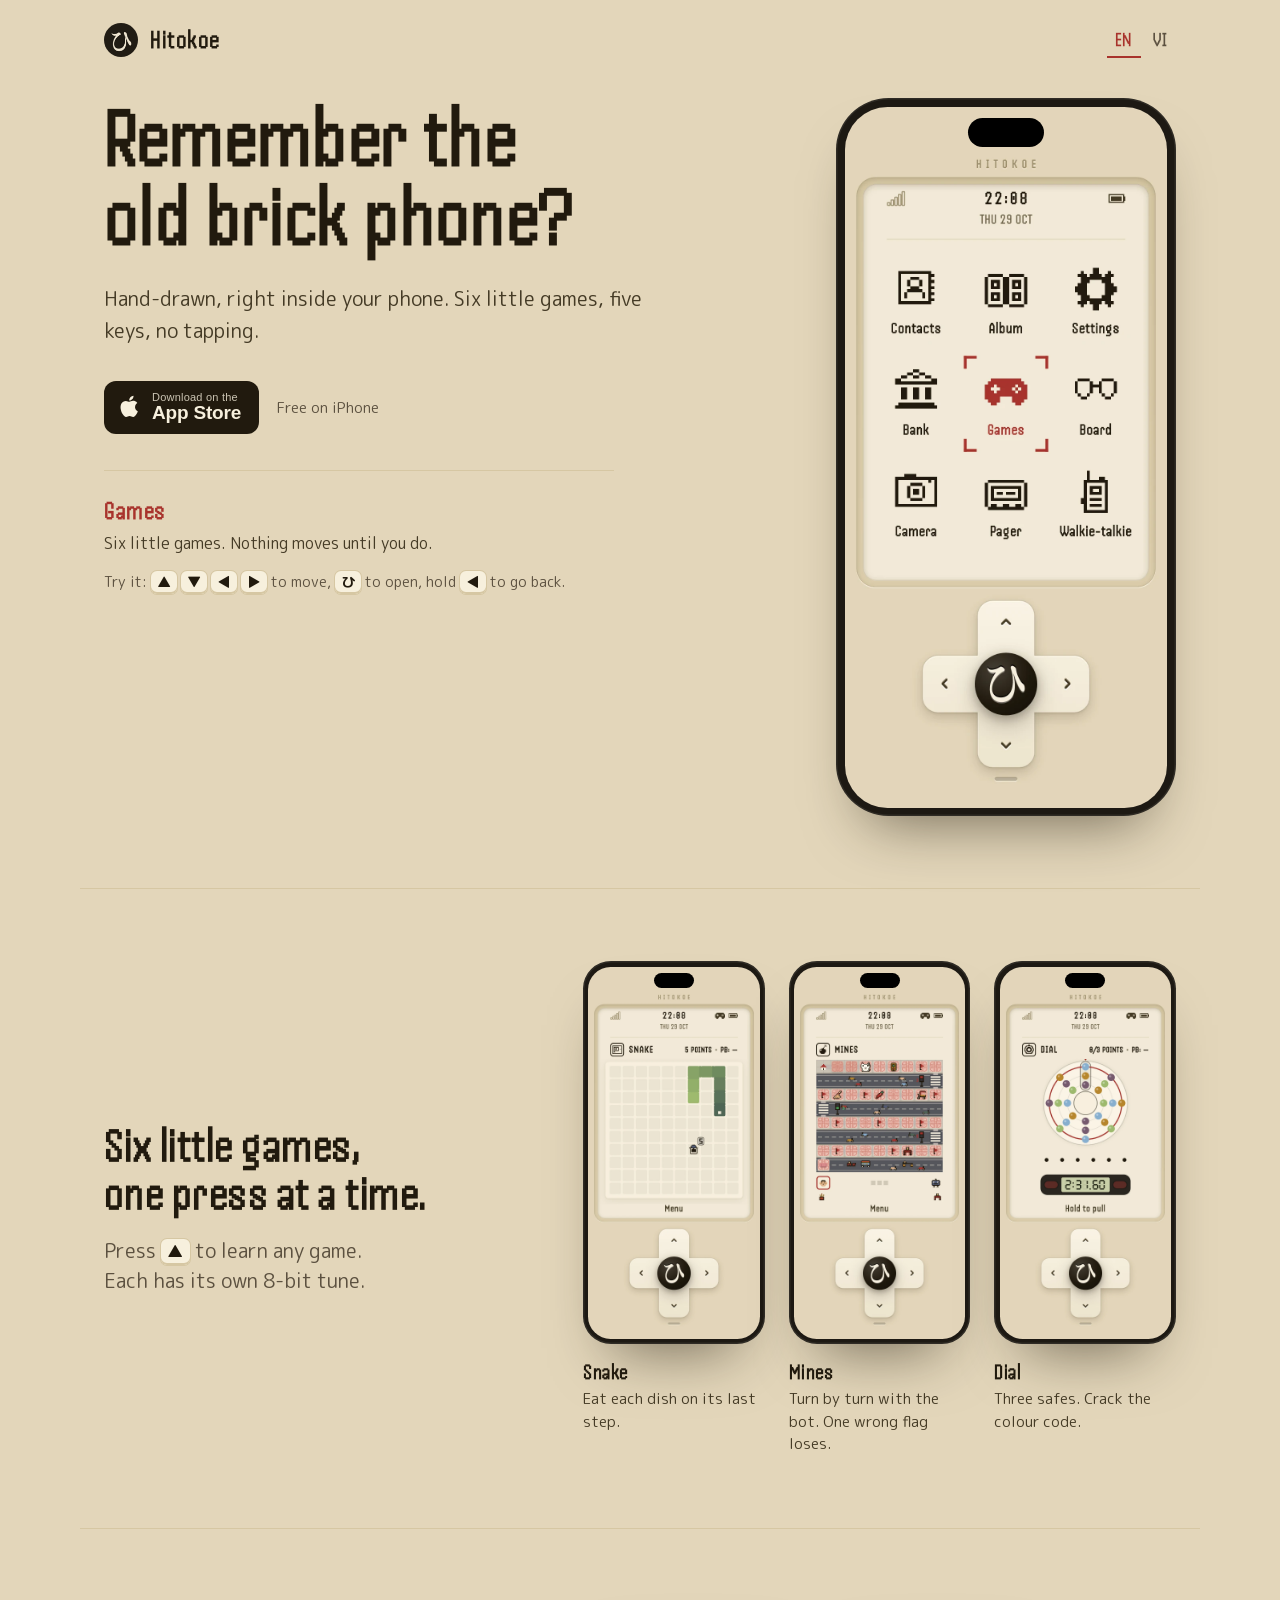
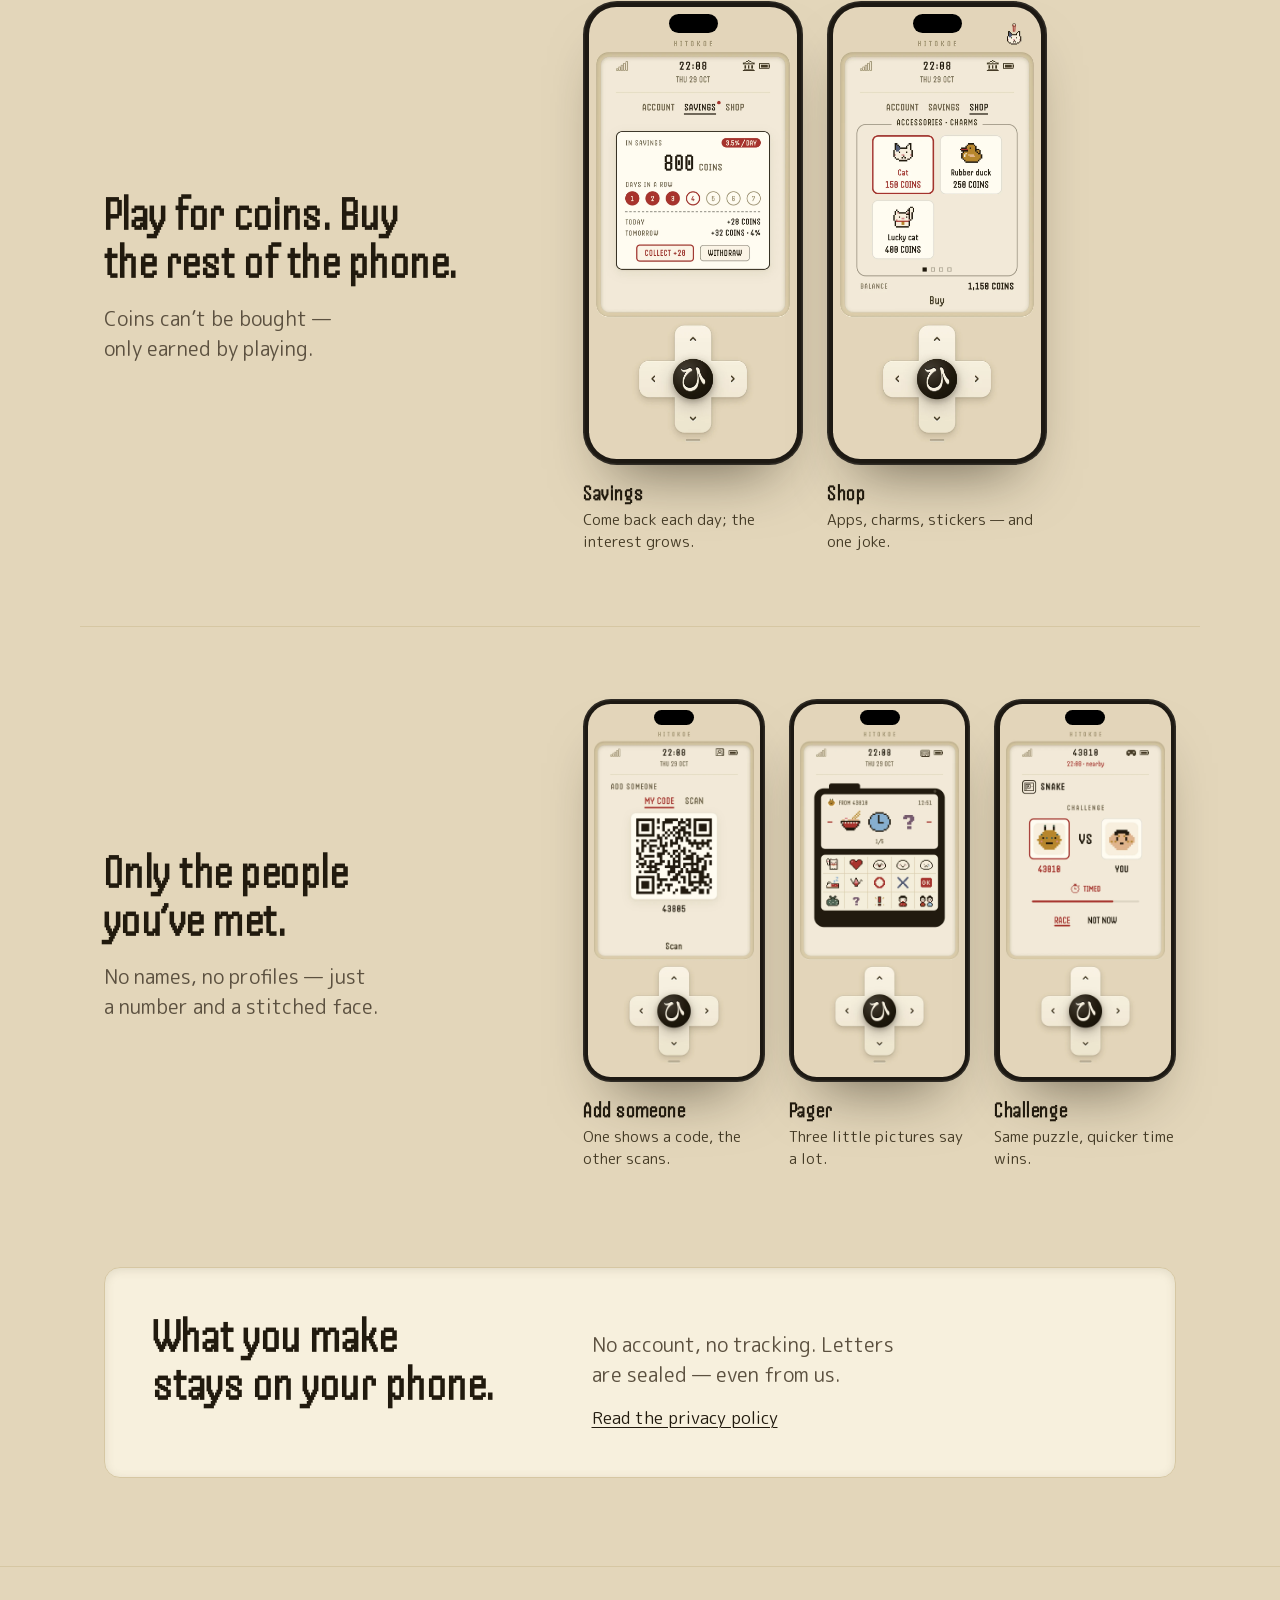
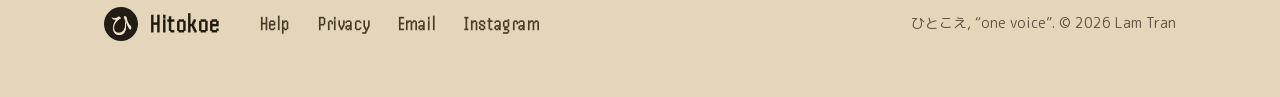
<file: index.html>
<!doctype html>
<html lang="en" data-lang="en"
  data-title-en="Hitokoe — Cuc Gach: a brick phone inside your phone"
  data-title-vi="Hitokoe — Cục Gạch: điện thoại cục gạch trong điện thoại của bạn">
<head>
<meta charset="utf-8">
<meta name="viewport" content="width=device-width, initial-scale=1">
<title>Hitokoe — Cuc Gach: a brick phone inside your phone</title>
<meta name="description" content="A hand-drawn brick phone inside your phone: six little games, one press at a time, and friends to challenge side by side. Free on iPhone.">
<meta property="og:title" content="Hitokoe — Cuc Gach: a brick phone inside your phone">
<meta property="og:description" content="Six little games, one press at a time, and a friend to challenge side by side — all on five keys.">
<meta property="og:type" content="website">
<meta property="og:url" content="https://hitokoe.app/">
<meta property="og:image" content="https://hitokoe.app/img/og.png">
<meta name="twitter:card" content="summary_large_image">
<meta name="theme-color" content="#E3D6BA">
<link rel="icon" type="image/png" sizes="32x32" href="img/favicon-32.png">
<link rel="apple-touch-icon" href="apple-touch-icon.png">
<link rel="preload" href="type/Handjet-Bold.woff" as="font" type="font/woff" crossorigin>
<link rel="stylesheet" href="site.css?v=1106">
<script>
  // The page's language before it paints: ?lang=, then the one picked last,
  // then the browser's.
  (function () {
    var l;
    try { l = localStorage.getItem('lang'); } catch (e) {}
    var q = new URLSearchParams(location.search).get('lang');
    if (q === 'en' || q === 'vi') l = q;
    if (l !== 'en' && l !== 'vi') {
      var ls = navigator.languages || [navigator.language || ''];
      l = ls.some(function (x) { return /^vi\b/i.test(x); }) ? 'vi' : 'en';
    }
    document.documentElement.setAttribute('data-lang', l);
    document.documentElement.lang = l;
  })();
</script>
<script src="lang.js" defer></script>
<script src="phone.js" defer></script>
</head>
<body>

<header class="bar">
  <div class="wrap bar-in">
    <a class="mark" href="./"><img src="img/icon-64.png" alt="" width="34" height="34">Hitokoe</a>
    <span class="spacer"></span>
    <nav class="langs" aria-label="Language · Ngôn ngữ">
      <button type="button" data-set="en" aria-pressed="true" lang="en">EN</button>
      <button type="button" data-set="vi" aria-pressed="false" lang="vi">VI</button>
    </nav>
  </div>
</header>

<main>
  <section class="hero wrap">
    <div class="hero-copy">
      <h1>
        <span data-l="en">Remember the old brick phone?</span>
        <span data-l="vi">Còn nhớ điện thoại cục gạch không?</span>
      </h1>
      <p class="lead">
        <span data-l="en">Hand-drawn, right inside your phone. Six little games, five keys, no tapping.</span>
        <span data-l="vi">Vẽ tay, nằm gọn trong điện thoại của bạn. Sáu game nhỏ, năm phím bấm, khỏi chạm màn hình.</span>
      </p>
      <p class="get">
        <a class="store" href="https://apps.apple.com/app/id6773432306" target="_blank" rel="noopener">
          <svg viewBox="0 0 24 24" fill="currentColor" aria-hidden="true"><path d="M17.05 12.04c-.03-2.7 2.2-4 2.3-4.06-1.25-1.84-3.2-2.1-3.9-2.12-1.66-.17-3.24.97-4.08.97-.84 0-2.14-.95-3.52-.92-1.8.03-3.47 1.05-4.4 2.66-1.88 3.26-.48 8.08 1.35 10.72.9 1.3 1.96 2.75 3.35 2.7 1.35-.06 1.86-.87 3.49-.87 1.62 0 2.08.87 3.5.84 1.44-.02 2.36-1.32 3.24-2.62 1.02-1.5 1.44-2.96 1.46-3.03-.03-.02-2.8-1.08-2.83-4.27M14.4 4.1c.74-.9 1.24-2.15 1.1-3.4-1.07.05-2.36.72-3.12 1.62-.68.79-1.28 2.06-1.12 3.27 1.19.1 2.4-.6 3.14-1.49"/></svg>
          <span><small data-l="en">Download on the</small><small data-l="vi">Tải về trên</small><b>App Store</b></span>
        </a>
        <span class="note"><span data-l="en">Free on iPhone</span><span data-l="vi">Miễn phí trên iPhone</span></span>
      </p>
    </div>

    <div class="demo">
      <div class="iphone" id="phone" tabindex="0" role="group" aria-describedby="readout"
        aria-label="Hitokoe — try it: arrow keys move, Enter opens, Escape goes back">
        <div class="screen">
          <img id="glass" width="804" height="1748" alt="Hitokoe’s Home, Games lit" fetchpriority="high">
          <script>document.getElementById('glass').src = 'shots/' + document.documentElement.getAttribute('data-lang') + '/home-4.webp';</script>
          <noscript><img class="still" src="shots/en/home-4.webp" width="804" height="1748" alt="Hitokoe’s Home, Games lit"></noscript>
          <span class="island" aria-hidden="true"></span>
          <button type="button" class="key k-up" data-key="up" tabindex="-1" aria-label="▲"></button>
          <button type="button" class="key k-left" data-key="left" tabindex="-1" aria-label="◀"></button>
          <button type="button" class="key k-ok" data-key="ok" tabindex="-1" aria-label="ひ"></button>
          <button type="button" class="key k-right" data-key="right" tabindex="-1" aria-label="▶"></button>
          <button type="button" class="key k-down" data-key="down" tabindex="-1" aria-label="▼"></button>
        </div>
      </div>
    </div>
    <div class="readout" id="readout">
      <p class="lit" aria-live="polite"><b id="lit-name">Games</b><span id="lit-line">Six little games. Nothing moves until you do.</span></p>
      <p class="how">
        <span data-l="en">Try it: <kbd>▲</kbd> <kbd>▼</kbd> <kbd>◀</kbd> <kbd>▶</kbd> to move, <kbd>ひ</kbd> to open, hold <kbd>◀</kbd> to go back.</span>
        <span data-l="vi">Bấm thử: <kbd>▲</kbd> <kbd>▼</kbd> <kbd>◀</kbd> <kbd>▶</kbd> để chọn, <kbd>ひ</kbd> để mở, giữ <kbd>◀</kbd> để quay lại.</span>
      </p>
    </div>
  </section>

  <section class="part wrap" aria-labelledby="games">
    <div>
      <h2 id="games">
        <span data-l="en">Six little games, one press at a time.</span>
        <span data-l="vi">Sáu game nhỏ, bấm từng nước.</span>
      </h2>
      <p class="sub">
        <span data-l="en">Press <kbd>▲</kbd> to learn any game. Each has its own 8-bit tune.</span>
        <span data-l="vi">Bấm <kbd>▲</kbd> để học chơi. Game nào cũng có nhạc 8-bit riêng.</span>
      </p>
    </div>
    <ul class="phones">
      <li><figure>
        <div class="iphone"><div class="screen"><img data-shot="snake" width="804" height="1748" loading="lazy" alt="Snake, mid-game" data-alt-en="Snake, mid-game" data-alt-vi="Snake, đang chơi"><span class="island" aria-hidden="true"></span></div></div>
        <figcaption><b>Snake</b><span data-l="en">Eat each dish on its last step.</span><span data-l="vi">Ăn mỗi món đúng ở bước cuối.</span></figcaption>
      </figure></li>
      <li><figure>
        <div class="iphone"><div class="screen"><img data-shot="mines" width="804" height="1748" loading="lazy" alt="Mines on a Saigon street: the cat on its way to the cushion" data-alt-en="Mines on a Saigon street: the cat on its way to the cushion" data-alt-vi="Mines trên phố Sài Gòn: chú mèo trên đường về nệm"><span class="island" aria-hidden="true"></span></div></div>
        <figcaption><b>Mines</b><span data-l="en">Turn by turn with the bot. One wrong flag loses.</span><span data-l="vi">Thay phiên với bot. Đạp nhầm cờ là thua.</span></figcaption>
      </figure></li>
      <li><figure>
        <div class="iphone"><div class="screen"><img data-shot="dial" width="804" height="1748" loading="lazy" alt="Dial: a safe’s rings of coloured lamps" data-alt-en="Dial: a safe’s rings of coloured lamps" data-alt-vi="Dial: các vòng đèn màu của két sắt"><span class="island" aria-hidden="true"></span></div></div>
        <figcaption><b>Dial</b><span data-l="en">Three safes. Crack the colour code.</span><span data-l="vi">Ba két sắt. Dò ra mã màu.</span></figcaption>
      </figure></li>
    </ul>
  </section>

  <section class="part wrap" aria-labelledby="bank">
    <div>
      <h2 id="bank">
        <span data-l="en">Play for coins. Buy the rest of the phone.</span>
        <span data-l="vi">Chơi lấy xu, mua dần chiếc máy.</span>
      </h2>
      <p class="sub">
        <span data-l="en">Coins can’t be bought — only earned by playing.</span>
        <span data-l="vi">Xu không mua bằng tiền, chỉ có khi chơi.</span>
      </p>
    </div>
    <ul class="phones">
      <li><figure>
        <div class="iphone"><div class="screen"><img data-shot="savings" width="804" height="1748" loading="lazy" alt="The Bank: 800 coins in savings, three days in a row" data-alt-en="The Bank: 800 coins in savings, three days in a row" data-alt-vi="Ngân hàng: 800 xu tiết kiệm, ba ngày liên tiếp"><span class="island" aria-hidden="true"></span></div></div>
        <figcaption><b><span data-l="en">Savings</span><span data-l="vi">Tiết kiệm</span></b><span data-l="en">Come back each day; the interest grows.</span><span data-l="vi">Ghé mỗi ngày, lãi lớn dần.</span></figcaption>
      </figure></li>
      <li><figure>
        <div class="iphone"><div class="screen"><img data-shot="shop" width="804" height="1748" loading="lazy" alt="The Shop inside the Bank" data-alt-en="The Shop inside the Bank" data-alt-vi="Cửa hàng trong Ngân hàng"><span class="island" aria-hidden="true"></span></div></div>
        <figcaption><b><span data-l="en">Shop</span><span data-l="vi">Cửa hàng</span></b><span data-l="en">Apps, charms, stickers — and one joke.</span><span data-l="vi">App, móc khoá, sticker — và một món đùa.</span></figcaption>
      </figure></li>
    </ul>
  </section>

  <section class="part wrap" aria-labelledby="people">
    <div>
      <h2 id="people">
        <span data-l="en">Only the people you’ve met.</span>
        <span data-l="vi">Chỉ những người bạn đã gặp.</span>
      </h2>
      <p class="sub">
        <span data-l="en">No names, no profiles — just a number and a stitched face.</span>
        <span data-l="vi">Không tên, không hồ sơ — chỉ một dãy số và gương mặt thêu.</span>
      </p>
    </div>
    <ul class="phones">
      <li><figure>
        <div class="iphone"><div class="screen"><img data-shot="add" width="804" height="1748" loading="lazy" alt="Add someone: your code to scan" data-alt-en="Add someone: your code to scan" data-alt-vi="Thêm người: mã của bạn để quét"><span class="island" aria-hidden="true"></span></div></div>
        <figcaption><b><span data-l="en">Add someone</span><span data-l="vi">Thêm người</span></b><span data-l="en">One shows a code, the other scans.</span><span data-l="vi">Một người đưa mã, người kia quét.</span></figcaption>
      </figure></li>
      <li><figure>
        <div class="iphone"><div class="screen"><img data-shot="letter" width="804" height="1748" loading="lazy" alt="A letter on the Pager: a bowl, a clock and a question mark" data-alt-en="A letter on the Pager: a bowl, a clock and a question mark" data-alt-vi="Một lá thư trên Máy nhắn tin: bát mì, đồng hồ và dấu hỏi"><span class="island" aria-hidden="true"></span></div></div>
        <figcaption><b><span data-l="en">Pager</span><span data-l="vi">Máy nhắn tin</span></b><span data-l="en">Three little pictures say a lot.</span><span data-l="vi">Ba hình nhỏ nói được nhiều điều.</span></figcaption>
      </figure></li>
      <li><figure>
        <div class="iphone"><div class="screen"><img data-shot="duel" width="804" height="1748" loading="lazy" alt="A challenge between two phones side by side: Snake, timed" data-alt-en="A challenge between two phones side by side: Snake, timed" data-alt-vi="Thách đấu giữa hai máy cạnh nhau: Snake, tính giờ"><span class="island" aria-hidden="true"></span></div></div>
        <figcaption><b><span data-l="en">Challenge</span><span data-l="vi">Thách đấu</span></b><span data-l="en">Same puzzle, quicker time wins.</span><span data-l="vi">Cùng một đề, ai nhanh hơn thì thắng.</span></figcaption>
      </figure></li>
    </ul>
  </section>

  <section class="privacy wrap" aria-labelledby="privacy">
    <div class="glass">
      <h2 id="privacy">
        <span data-l="en">What you make stays on your phone.</span>
        <span data-l="vi">Những gì bạn làm ra ở lại trên máy bạn.</span>
      </h2>
      <div>
        <p class="sub">
          <span data-l="en">No account, no tracking. Letters are sealed — even from us.</span>
          <span data-l="vi">Không tài khoản, không theo dõi. Thư niêm phong, đến chúng tôi cũng không đọc được.</span>
        </p>
        <p><a href="privacy.html"><span data-l="en">Read the privacy policy</span><span data-l="vi">Đọc chính sách quyền riêng tư</span></a></p>
      </div>
    </div>
  </section>
</main>

<footer class="foot">
  <div class="wrap foot-in">
    <a class="mark" href="./"><img src="img/icon-64.png" alt="" width="34" height="34">Hitokoe</a>
    <nav aria-label="Hitokoe">
      <a href="support.html"><span data-l="en">Help</span><span data-l="vi">Trợ giúp</span></a>
      <a href="privacy.html"><span data-l="en">Privacy</span><span data-l="vi">Quyền riêng tư</span></a>
      <a href="mailto:lam.tran314159@gmail.com">Email</a>
      <a href="https://instagram.com/hito.koe" target="_blank" rel="noopener">Instagram</a>
    </nav>
    <span class="spacer"></span>
    <small><span data-l="en">ひとこえ, “one voice”.</span><span data-l="vi">ひとこえ, “một tiếng gọi”.</span> © 2026 Lam Tran</small>
  </div>
</footer>

</body>
</html>
</file>
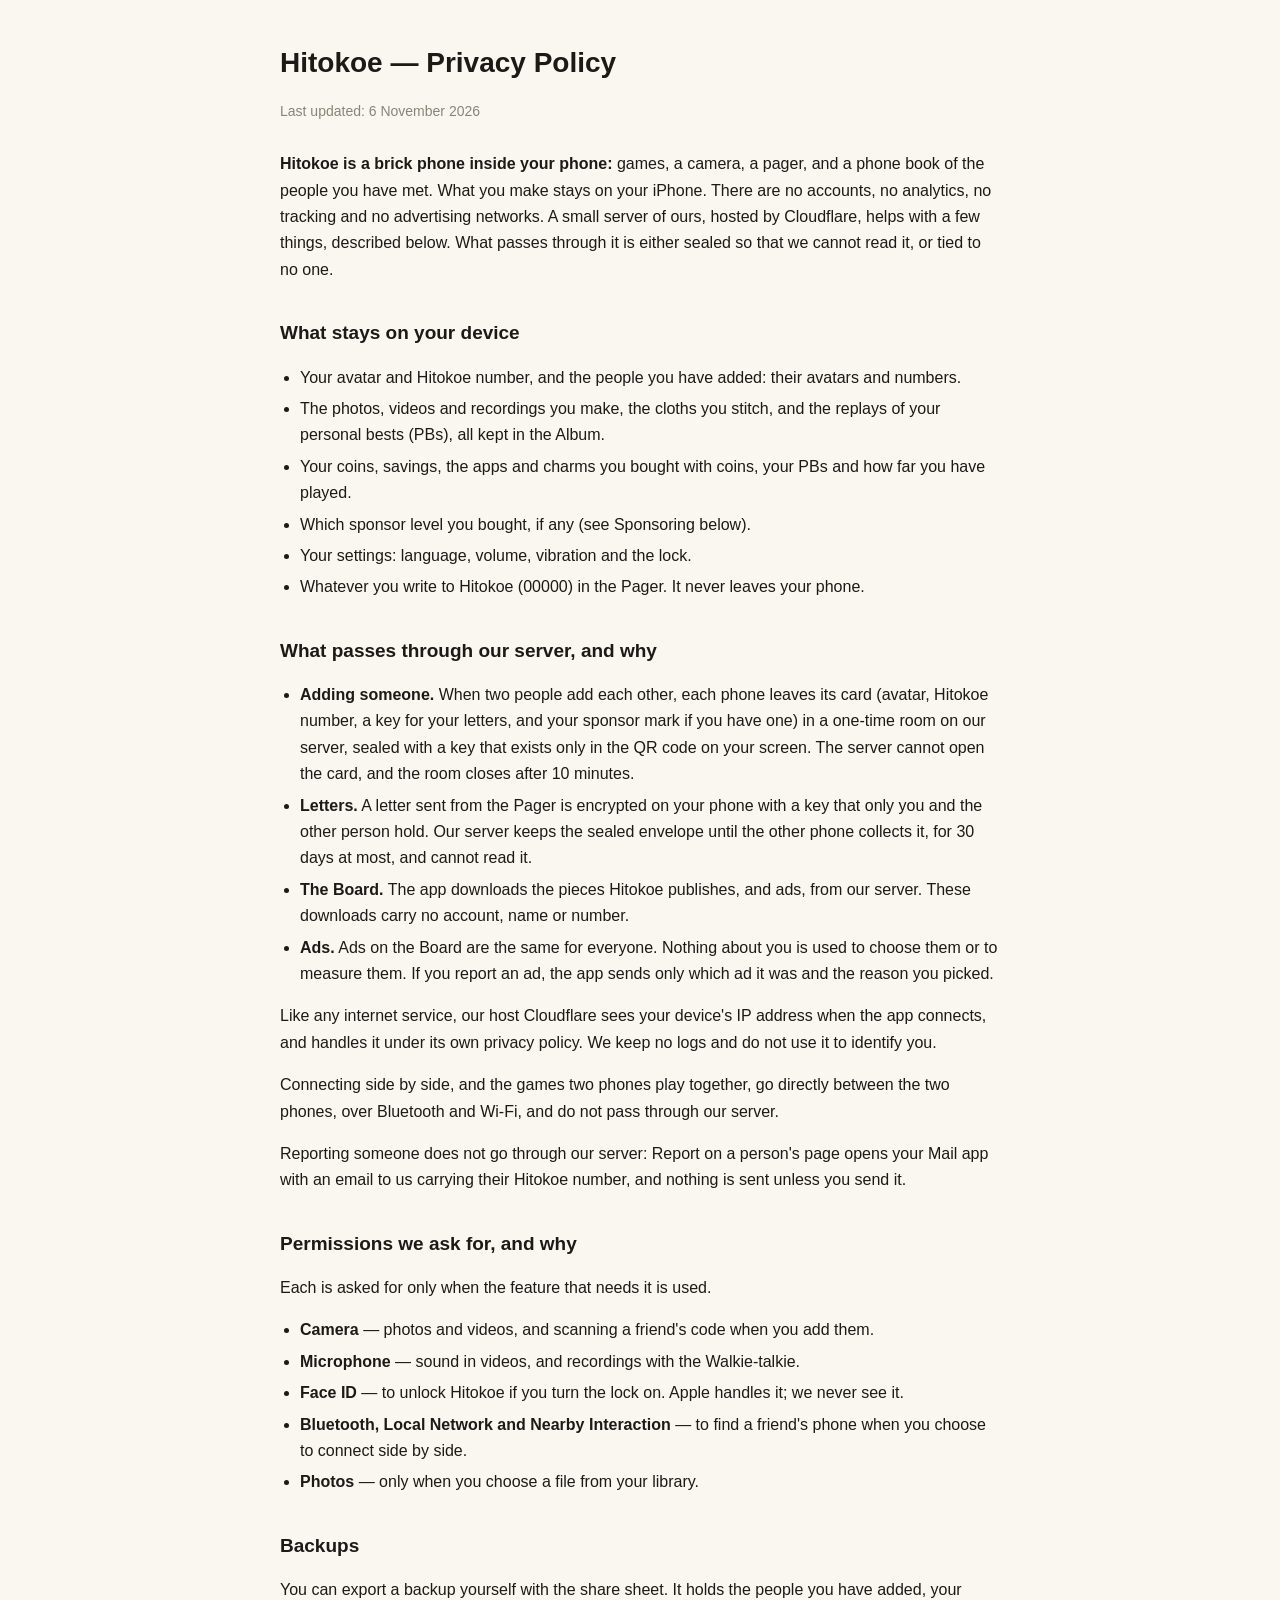
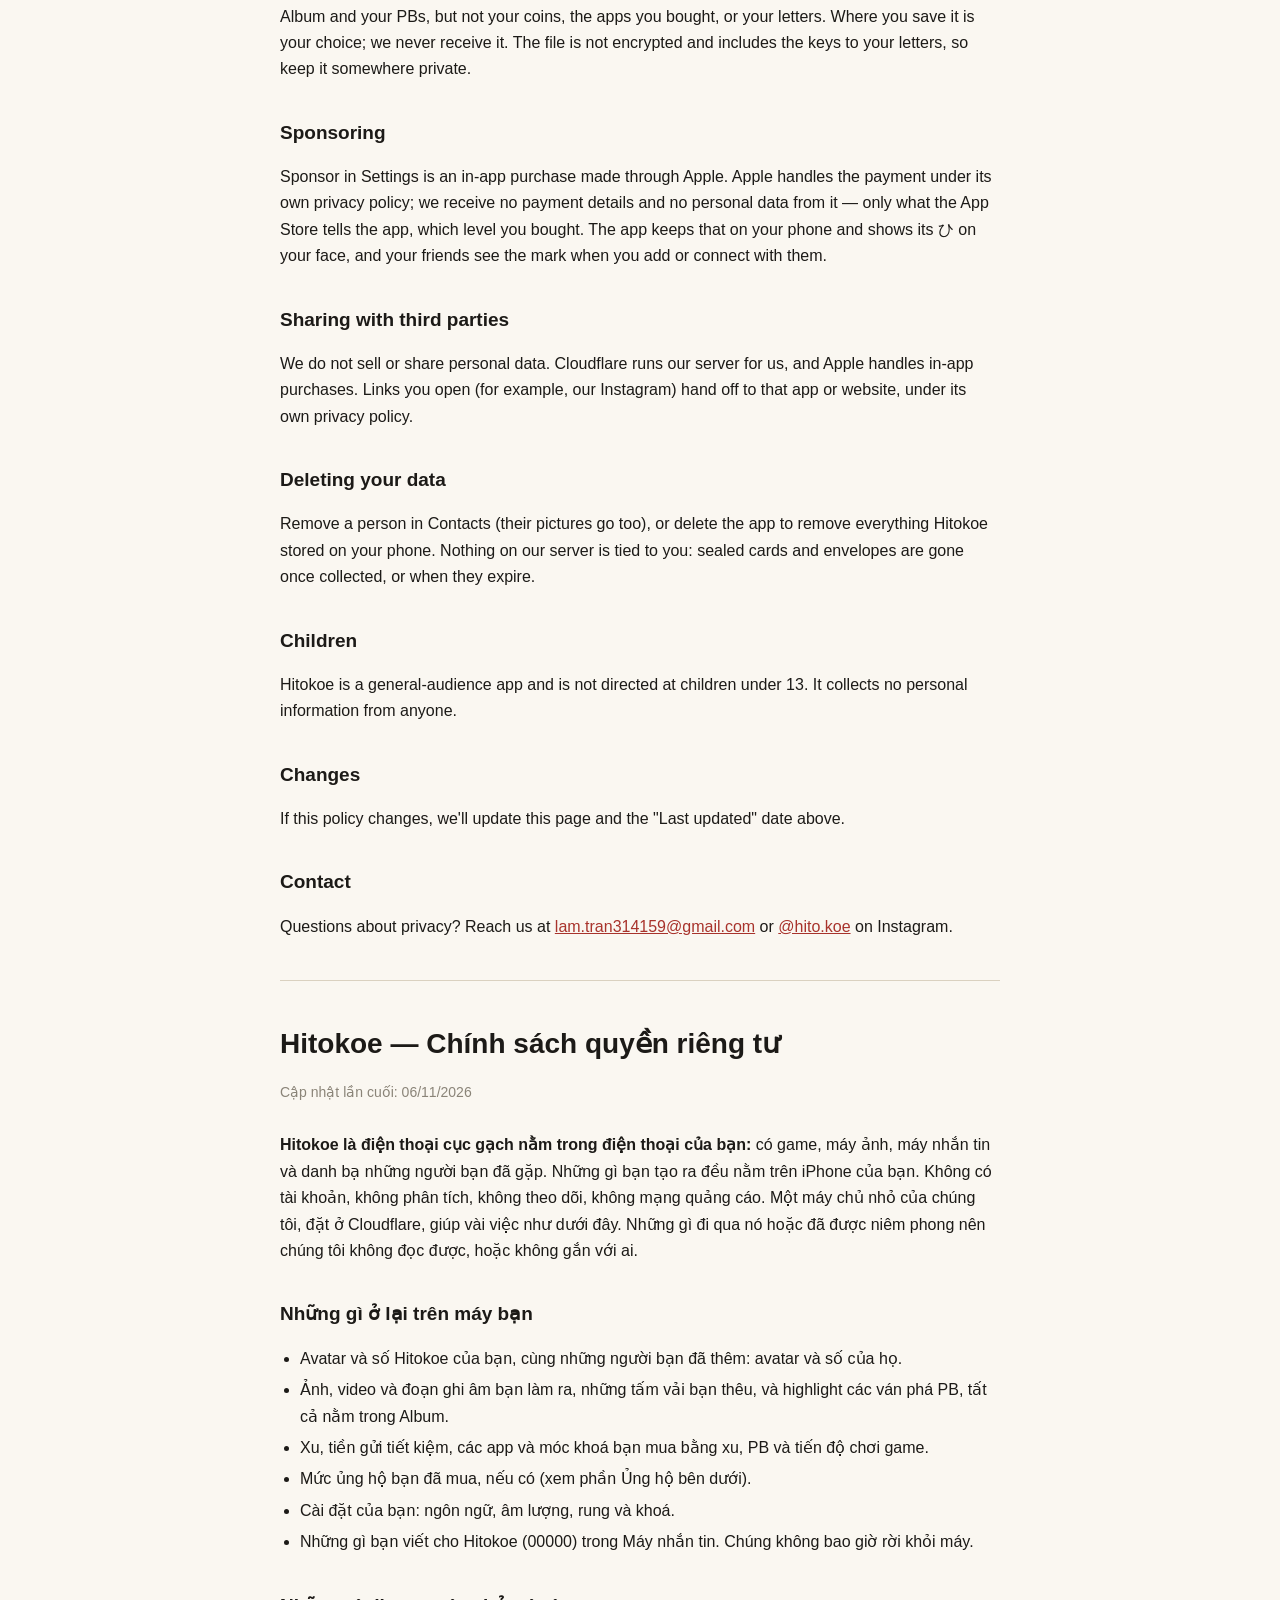
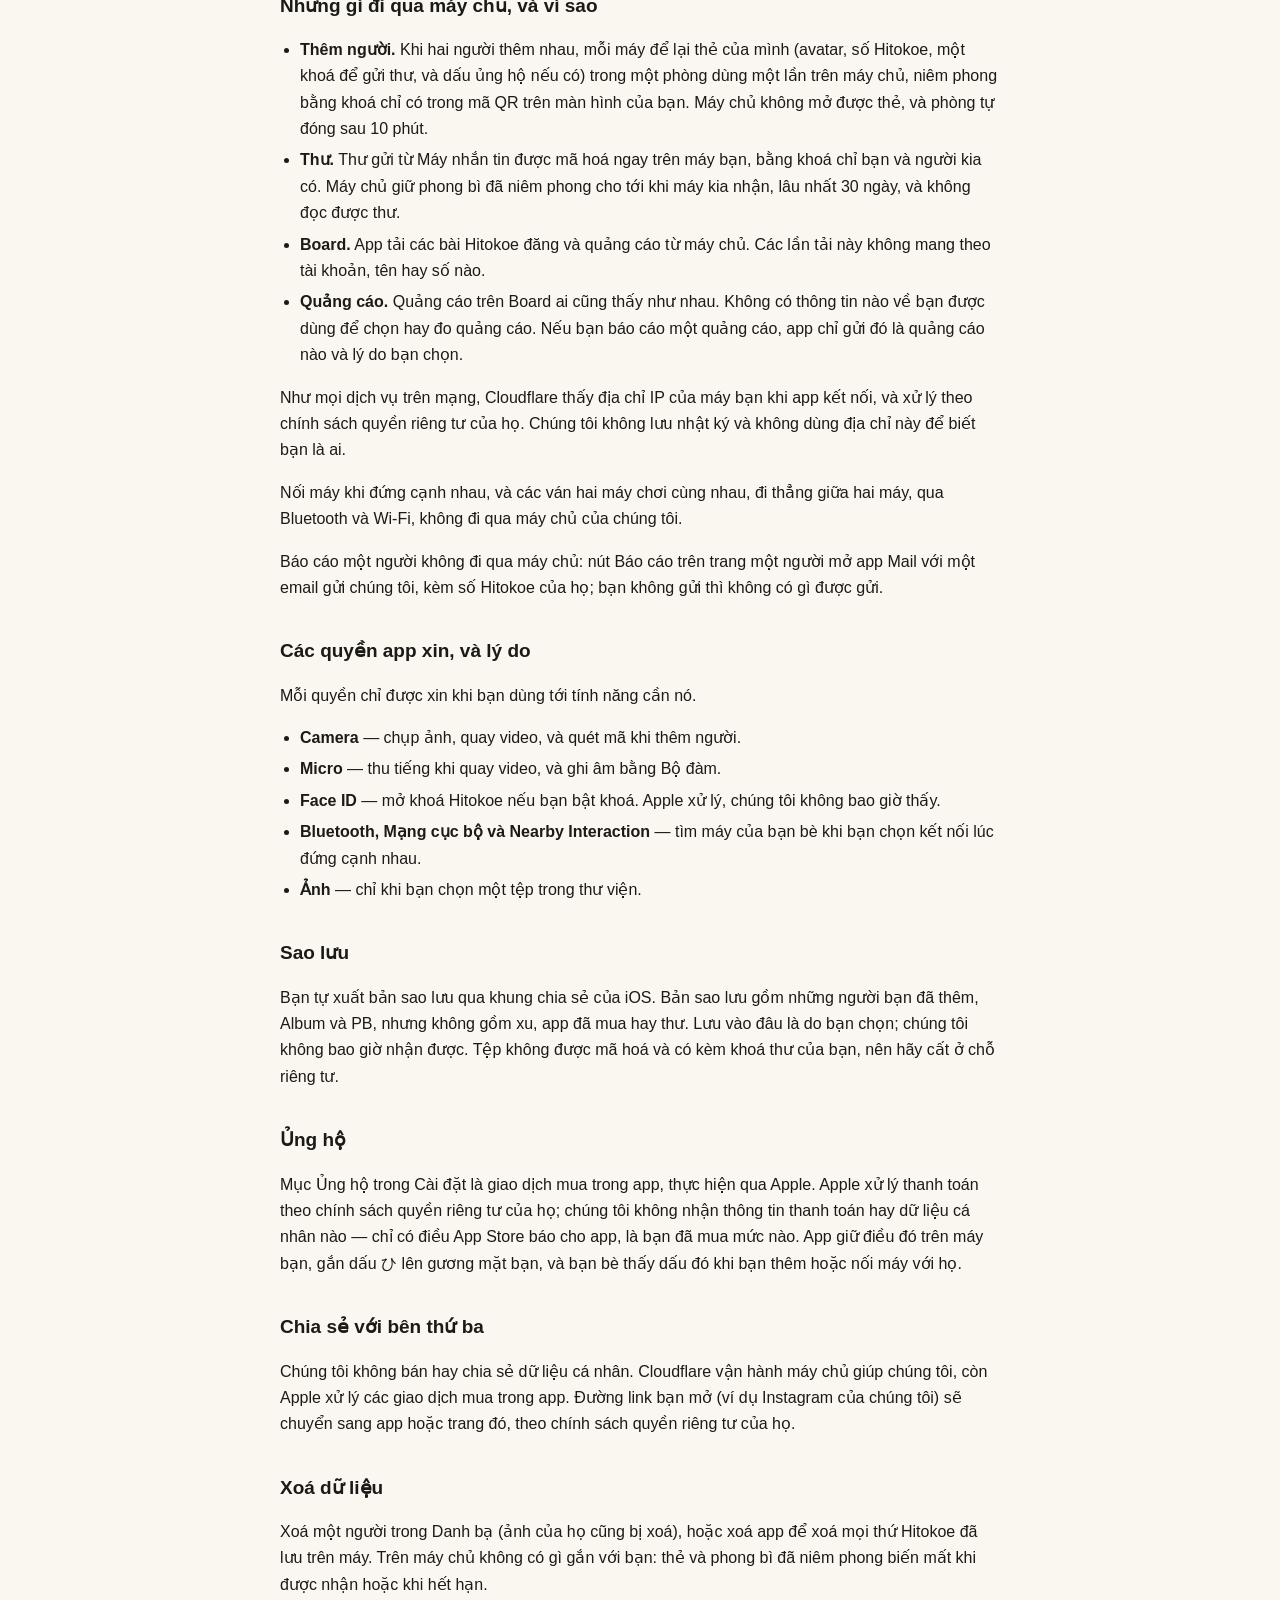
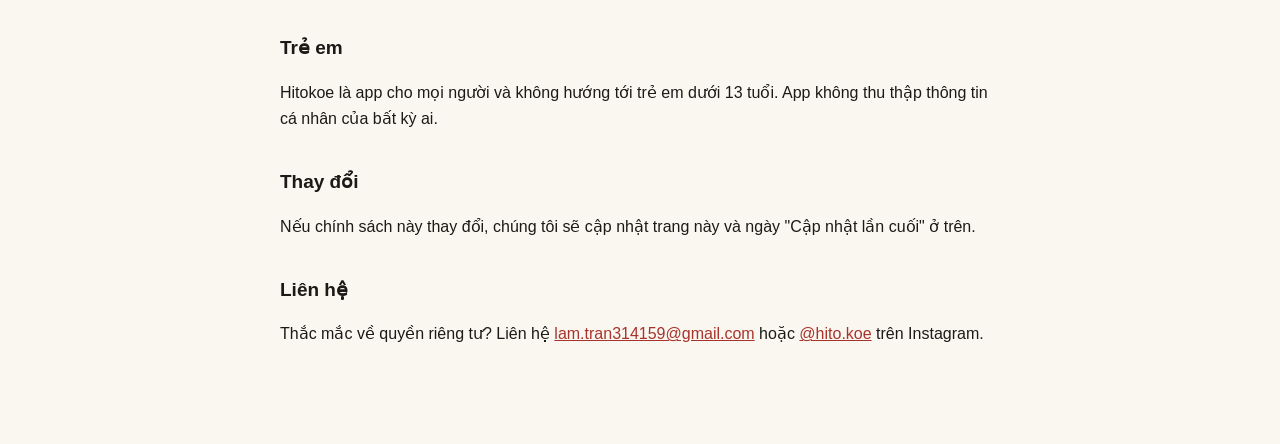
<file: privacy.html>
<!doctype html>
<html lang="en">
<head>
<meta charset="utf-8">
<meta name="viewport" content="width=device-width, initial-scale=1">
<title>Hitokoe — Privacy Policy</title>
<style>
  :root { color-scheme: light dark; }
  body { max-width: 720px; margin: 0 auto; padding: 40px 22px 80px;
         font: 16px/1.65 -apple-system, BlinkMacSystemFont, "Segoe UI", Roboto, sans-serif;
         color: #1c1a17; background: #faf7f1; }
  @media (prefers-color-scheme: dark) { body { color: #eee; background: #16130f; } }
  h1 { font-size: 28px; margin: 0 0 4px; }
  h2 { font-size: 19px; margin: 34px 0 8px; }
  .muted { color: #8a8478; font-size: 14px; margin-bottom: 28px; }
  ul { padding-left: 20px; } li { margin: 5px 0; }
  code { background: rgba(120,95,45,.12); padding: 1px 5px; border-radius: 5px; }
  hr { border: none; border-top: 1px solid rgba(120,95,45,.25); margin: 40px 0; }
  a { color: #a8332c; }
</style>
</head>
<body>

<h1>Hitokoe — Privacy Policy</h1>
<p class="muted">Last updated: 6 November 2026</p>

<p><strong>Hitokoe is a brick phone inside your phone:</strong> games, a camera, a pager,
and a phone book of the people you have met. What you make stays on your iPhone. There
are no accounts, no analytics, no tracking and no advertising networks. A small server
of ours, hosted by Cloudflare, helps with a few things, described below. What passes
through it is either sealed so that we cannot read it, or tied to no one.</p>

<h2>What stays on your device</h2>
<ul>
  <li>Your avatar and Hitokoe number, and the people you have added: their avatars and numbers.</li>
  <li>The photos, videos and recordings you make, the cloths you stitch, and the replays of your personal bests (PBs), all kept in the Album.</li>
  <li>Your coins, savings, the apps and charms you bought with coins, your PBs and how far you have played.</li>
  <li>Which sponsor level you bought, if any (see Sponsoring below).</li>
  <li>Your settings: language, volume, vibration and the lock.</li>
  <li>Whatever you write to Hitokoe (00000) in the Pager. It never leaves your phone.</li>
</ul>

<h2>What passes through our server, and why</h2>
<ul>
  <li><strong>Adding someone.</strong> When two people add each other, each phone leaves its
  card (avatar, Hitokoe number, a key for your letters, and your sponsor mark if you have one)
  in a one-time room on our server,
  sealed with a key that exists only in the QR code on your screen. The server cannot open
  the card, and the room closes after 10 minutes.</li>
  <li><strong>Letters.</strong> A letter sent from the Pager is encrypted on your phone with a
  key that only you and the other person hold. Our server keeps the sealed envelope until the
  other phone collects it, for 30 days at most, and cannot read it.</li>
  <li><strong>The Board.</strong> The app downloads the pieces Hitokoe publishes, and ads,
  from our server. These downloads carry no account, name or number.</li>
  <li><strong>Ads.</strong> Ads on the Board are the same for everyone. Nothing about you is
  used to choose them or to measure them. If you report an ad, the app sends only which ad
  it was and the reason you picked.</li>
</ul>
<p>Like any internet service, our host Cloudflare sees your device's IP address when the
app connects, and handles it under its own privacy policy. We keep no logs and do not use
it to identify you.</p>
<p>Connecting side by side, and the games two phones play together, go directly between the
two phones, over Bluetooth and Wi-Fi, and do not pass through our server.</p>
<p>Reporting someone does not go through our server: Report on a person's page opens your
Mail app with an email to us carrying their Hitokoe number, and nothing is sent unless you
send it.</p>

<h2>Permissions we ask for, and why</h2>
<p>Each is asked for only when the feature that needs it is used.</p>
<ul>
  <li><strong>Camera</strong> — photos and videos, and scanning a friend's code when you add them.</li>
  <li><strong>Microphone</strong> — sound in videos, and recordings with the Walkie-talkie.</li>
  <li><strong>Face ID</strong> — to unlock Hitokoe if you turn the lock on. Apple handles it; we never see it.</li>
  <li><strong>Bluetooth, Local Network and Nearby Interaction</strong> — to find a friend's phone when you choose to connect side by side.</li>
  <li><strong>Photos</strong> — only when you choose a file from your library.</li>
</ul>

<h2>Backups</h2>
<p>You can export a backup yourself with the share sheet. It holds the people you have
added, your Album and your PBs, but not your coins, the apps you bought, or your letters.
Where you save it is your choice; we never receive it. The file is not encrypted and
includes the keys to your letters, so keep it somewhere private.</p>

<h2>Sponsoring</h2>
<p>Sponsor in Settings is an in-app purchase made through Apple. Apple handles the payment
under its own privacy policy; we receive no payment details and no personal data from it —
only what the App Store tells the app, which level you bought. The app keeps that on your
phone and shows its ひ on your face, and your friends see the mark when you add or connect
with them.</p>

<h2>Sharing with third parties</h2>
<p>We do not sell or share personal data. Cloudflare runs our server for us, and Apple
handles in-app purchases. Links you open
(for example, our Instagram) hand off to that app or website, under its own privacy policy.</p>

<h2>Deleting your data</h2>
<p>Remove a person in Contacts (their pictures go too), or delete the app to remove
everything Hitokoe stored on your phone. Nothing on our server is tied to you: sealed cards
and envelopes are gone once collected, or when they expire.</p>

<h2>Children</h2>
<p>Hitokoe is a general-audience app and is not directed at children under 13. It collects
no personal information from anyone.</p>

<h2>Changes</h2>
<p>If this policy changes, we'll update this page and the "Last updated" date above.</p>

<h2>Contact</h2>
<p>Questions about privacy? Reach us at <a href="mailto:lam.tran314159@gmail.com">lam.tran314159@gmail.com</a>
or <a href="https://instagram.com/hito.koe">@hito.koe</a> on Instagram.</p>

<hr>

<!-- ============ Tiếng Việt ============ -->

<h1>Hitokoe — Chính sách quyền riêng tư</h1>
<p class="muted">Cập nhật lần cuối: 06/11/2026</p>

<p><strong>Hitokoe là điện thoại cục gạch nằm trong điện thoại của bạn:</strong> có game,
máy ảnh, máy nhắn tin và danh bạ những người bạn đã gặp. Những gì bạn tạo ra đều nằm trên
iPhone của bạn. Không có tài khoản, không phân tích, không theo dõi, không mạng quảng cáo.
Một máy chủ nhỏ của chúng tôi, đặt ở Cloudflare, giúp vài việc như dưới đây. Những gì đi
qua nó hoặc đã được niêm phong nên chúng tôi không đọc được, hoặc không gắn với ai.</p>

<h2>Những gì ở lại trên máy bạn</h2>
<ul>
  <li>Avatar và số Hitokoe của bạn, cùng những người bạn đã thêm: avatar và số của họ.</li>
  <li>Ảnh, video và đoạn ghi âm bạn làm ra, những tấm vải bạn thêu, và highlight các ván phá PB, tất cả nằm trong Album.</li>
  <li>Xu, tiền gửi tiết kiệm, các app và móc khoá bạn mua bằng xu, PB và tiến độ chơi game.</li>
  <li>Mức ủng hộ bạn đã mua, nếu có (xem phần Ủng hộ bên dưới).</li>
  <li>Cài đặt của bạn: ngôn ngữ, âm lượng, rung và khoá.</li>
  <li>Những gì bạn viết cho Hitokoe (00000) trong Máy nhắn tin. Chúng không bao giờ rời khỏi máy.</li>
</ul>

<h2>Những gì đi qua máy chủ, và vì sao</h2>
<ul>
  <li><strong>Thêm người.</strong> Khi hai người thêm nhau, mỗi máy để lại thẻ của mình
  (avatar, số Hitokoe, một khoá để gửi thư, và dấu ủng hộ nếu có) trong một phòng dùng một
  lần trên máy chủ,
  niêm phong bằng khoá chỉ có trong mã QR trên màn hình của bạn. Máy chủ không mở được thẻ,
  và phòng tự đóng sau 10 phút.</li>
  <li><strong>Thư.</strong> Thư gửi từ Máy nhắn tin được mã hoá ngay trên máy bạn, bằng khoá
  chỉ bạn và người kia có. Máy chủ giữ phong bì đã niêm phong cho tới khi máy kia nhận, lâu
  nhất 30 ngày, và không đọc được thư.</li>
  <li><strong>Board.</strong> App tải các bài Hitokoe đăng và quảng cáo từ máy chủ. Các lần
  tải này không mang theo tài khoản, tên hay số nào.</li>
  <li><strong>Quảng cáo.</strong> Quảng cáo trên Board ai cũng thấy như nhau. Không có thông
  tin nào về bạn được dùng để chọn hay đo quảng cáo. Nếu bạn báo cáo một quảng cáo, app chỉ
  gửi đó là quảng cáo nào và lý do bạn chọn.</li>
</ul>
<p>Như mọi dịch vụ trên mạng, Cloudflare thấy địa chỉ IP của máy bạn khi app kết nối, và xử
lý theo chính sách quyền riêng tư của họ. Chúng tôi không lưu nhật ký và không dùng địa chỉ
này để biết bạn là ai.</p>
<p>Nối máy khi đứng cạnh nhau, và các ván hai máy chơi cùng nhau, đi thẳng giữa hai máy, qua
Bluetooth và Wi-Fi, không đi qua máy chủ của chúng tôi.</p>
<p>Báo cáo một người không đi qua máy chủ: nút Báo cáo trên trang một người mở app Mail với
một email gửi chúng tôi, kèm số Hitokoe của họ; bạn không gửi thì không có gì được gửi.</p>

<h2>Các quyền app xin, và lý do</h2>
<p>Mỗi quyền chỉ được xin khi bạn dùng tới tính năng cần nó.</p>
<ul>
  <li><strong>Camera</strong> — chụp ảnh, quay video, và quét mã khi thêm người.</li>
  <li><strong>Micro</strong> — thu tiếng khi quay video, và ghi âm bằng Bộ đàm.</li>
  <li><strong>Face ID</strong> — mở khoá Hitokoe nếu bạn bật khoá. Apple xử lý, chúng tôi không bao giờ thấy.</li>
  <li><strong>Bluetooth, Mạng cục bộ và Nearby Interaction</strong> — tìm máy của bạn bè khi bạn chọn kết nối lúc đứng cạnh nhau.</li>
  <li><strong>Ảnh</strong> — chỉ khi bạn chọn một tệp trong thư viện.</li>
</ul>

<h2>Sao lưu</h2>
<p>Bạn tự xuất bản sao lưu qua khung chia sẻ của iOS. Bản sao lưu gồm những người bạn đã
thêm, Album và PB, nhưng không gồm xu, app đã mua hay thư. Lưu vào đâu là do bạn chọn;
chúng tôi không bao giờ nhận được. Tệp không được mã hoá và có kèm khoá thư của bạn, nên
hãy cất ở chỗ riêng tư.</p>

<h2>Ủng hộ</h2>
<p>Mục Ủng hộ trong Cài đặt là giao dịch mua trong app, thực hiện qua Apple. Apple xử lý
thanh toán theo chính sách quyền riêng tư của họ; chúng tôi không nhận thông tin thanh toán
hay dữ liệu cá nhân nào — chỉ có điều App Store báo cho app, là bạn đã mua mức nào. App giữ
điều đó trên máy bạn, gắn dấu ひ lên gương mặt bạn, và bạn bè thấy dấu đó khi bạn thêm hoặc
nối máy với họ.</p>

<h2>Chia sẻ với bên thứ ba</h2>
<p>Chúng tôi không bán hay chia sẻ dữ liệu cá nhân. Cloudflare vận hành máy chủ giúp chúng
tôi, còn Apple xử lý các giao dịch mua trong app. Đường link bạn mở (ví dụ Instagram của chúng tôi) sẽ chuyển sang app hoặc trang đó, theo
chính sách quyền riêng tư của họ.</p>

<h2>Xoá dữ liệu</h2>
<p>Xoá một người trong Danh bạ (ảnh của họ cũng bị xoá), hoặc xoá app để xoá mọi thứ Hitokoe
đã lưu trên máy. Trên máy chủ không có gì gắn với bạn: thẻ và phong bì đã niêm phong biến
mất khi được nhận hoặc khi hết hạn.</p>

<h2>Trẻ em</h2>
<p>Hitokoe là app cho mọi người và không hướng tới trẻ em dưới 13 tuổi. App không thu thập
thông tin cá nhân của bất kỳ ai.</p>

<h2>Thay đổi</h2>
<p>Nếu chính sách này thay đổi, chúng tôi sẽ cập nhật trang này và ngày "Cập nhật lần cuối"
ở trên.</p>

<h2>Liên hệ</h2>
<p>Thắc mắc về quyền riêng tư? Liên hệ
<a href="mailto:lam.tran314159@gmail.com">lam.tran314159@gmail.com</a> hoặc
<a href="https://instagram.com/hito.koe">@hito.koe</a> trên Instagram.</p>

</body>
</html>
</file>
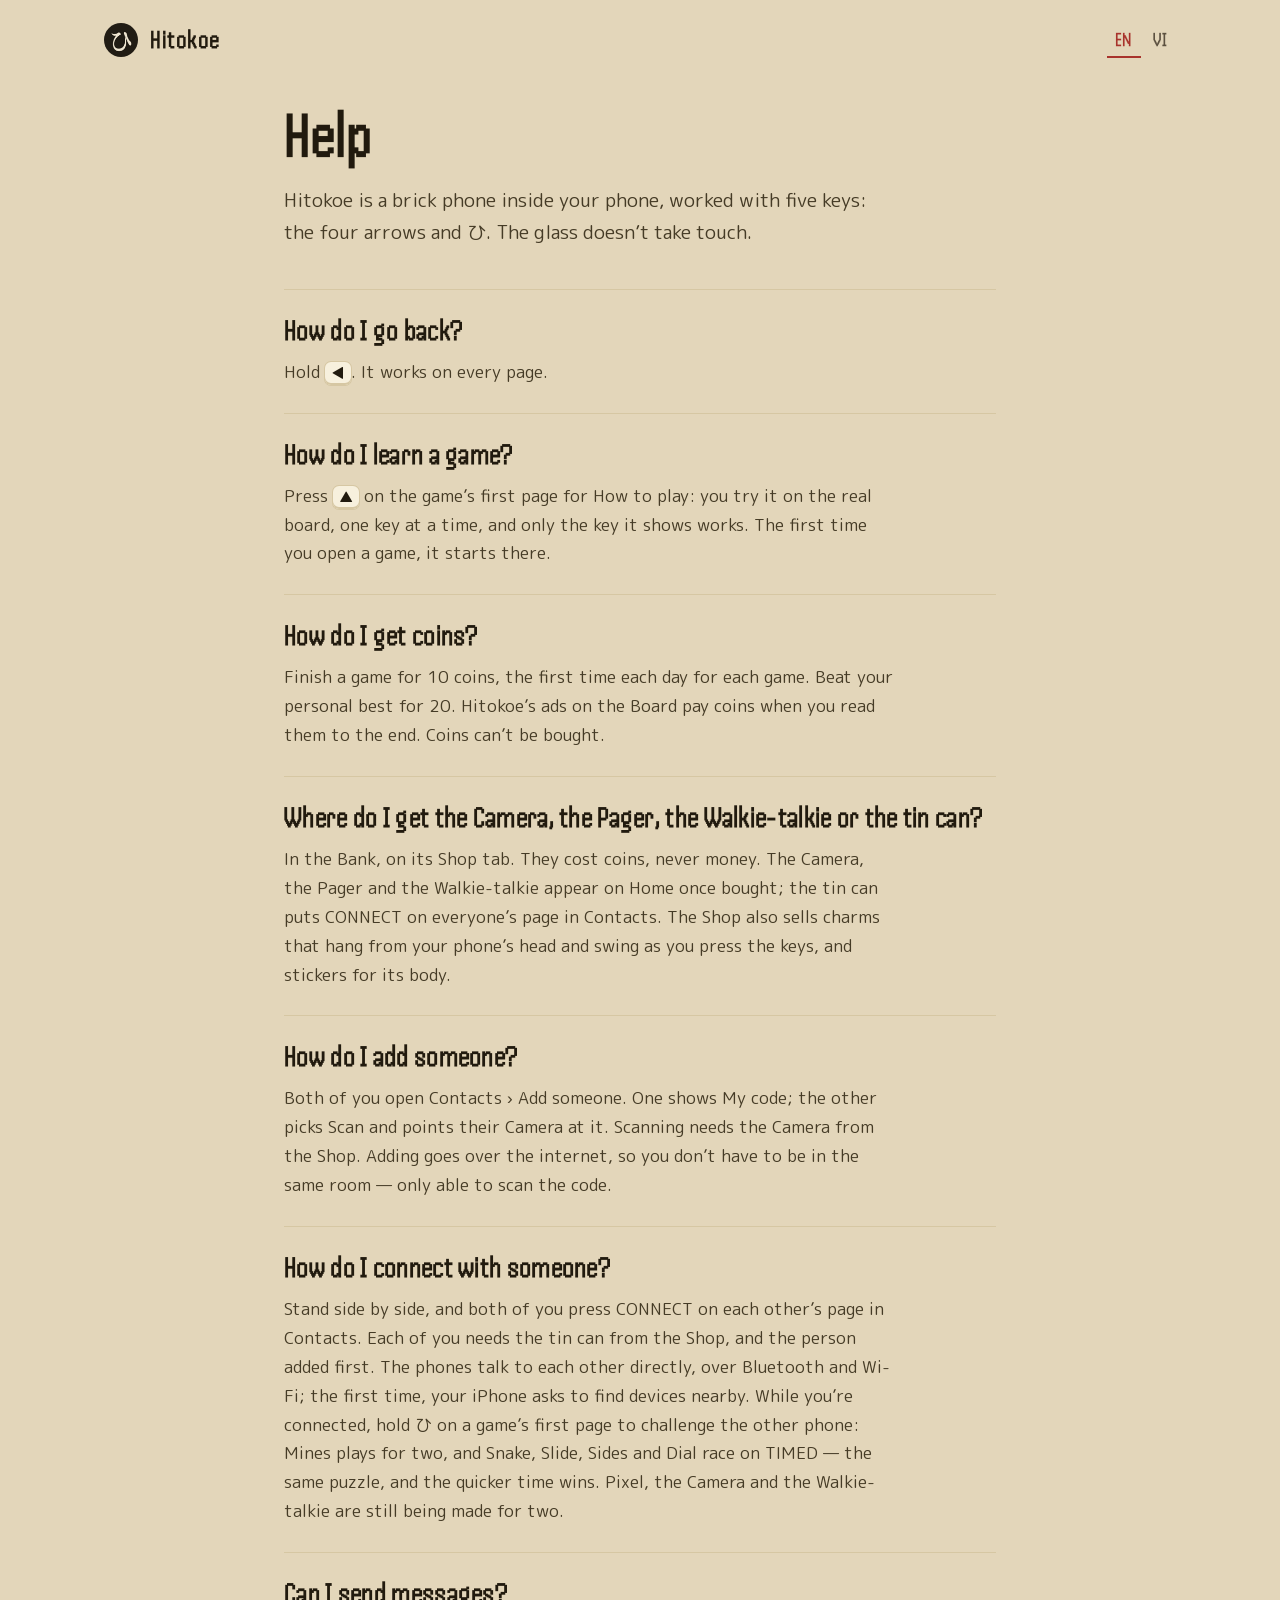
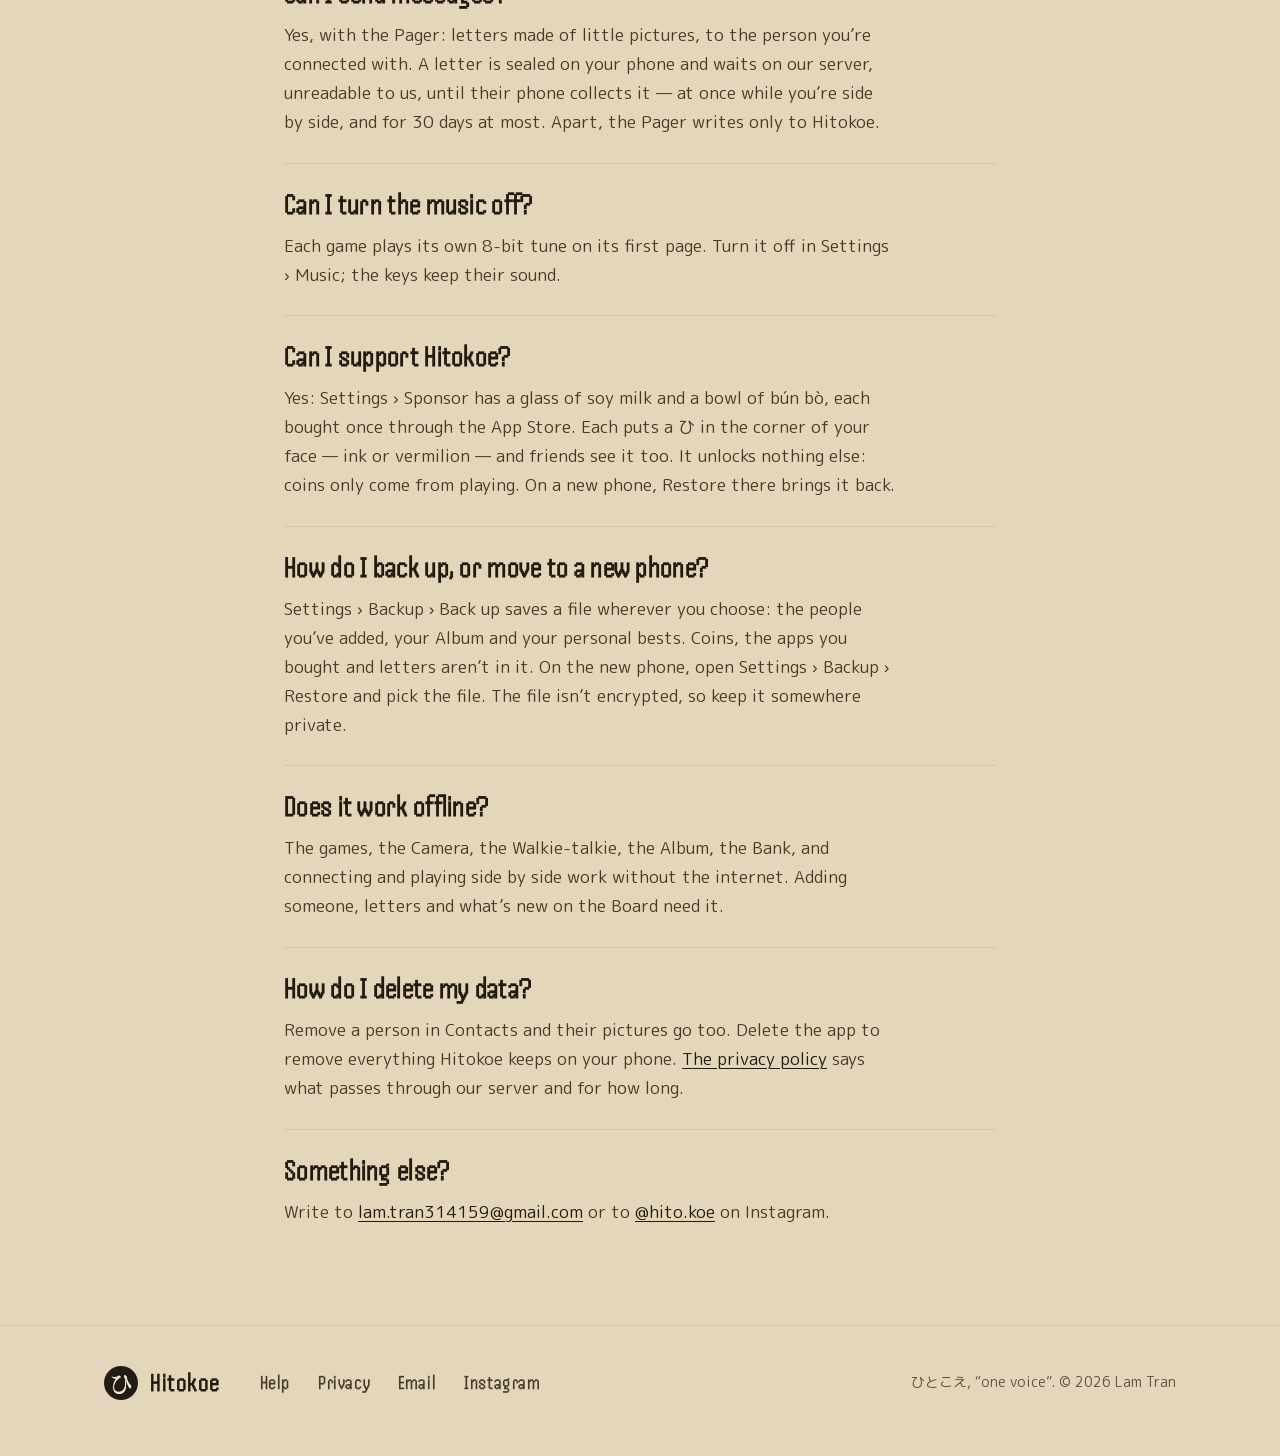
<file: support.html>
<!doctype html>
<html lang="en" data-lang="en"
  data-title-en="Hitokoe — Help"
  data-title-vi="Hitokoe — Trợ giúp">
<head>
<meta charset="utf-8">
<meta name="viewport" content="width=device-width, initial-scale=1">
<title>Hitokoe — Help</title>
<meta name="description" content="Help with Hitokoe: going back, How to play, coins, buying apps, adding, connecting and challenges, letters, music, sponsoring, backups and your data.">
<meta name="theme-color" content="#E3D6BA">
<link rel="icon" type="image/png" sizes="32x32" href="img/favicon-32.png">
<link rel="apple-touch-icon" href="apple-touch-icon.png">
<link rel="stylesheet" href="site.css?v=1106">
<script>
  (function () {
    var l;
    try { l = localStorage.getItem('lang'); } catch (e) {}
    var q = new URLSearchParams(location.search).get('lang');
    if (q === 'en' || q === 'vi') l = q;
    if (l !== 'en' && l !== 'vi') {
      var ls = navigator.languages || [navigator.language || ''];
      l = ls.some(function (x) { return /^vi\b/i.test(x); }) ? 'vi' : 'en';
    }
    document.documentElement.setAttribute('data-lang', l);
    document.documentElement.lang = l;
  })();
</script>
<script src="lang.js" defer></script>
</head>
<body>

<header class="bar">
  <div class="wrap bar-in">
    <a class="mark" href="./"><img src="img/icon-64.png" alt="" width="34" height="34">Hitokoe</a>
    <span class="spacer"></span>
    <nav class="langs" aria-label="Language · Ngôn ngữ">
      <button type="button" data-set="en" aria-pressed="true" lang="en">EN</button>
      <button type="button" data-set="vi" aria-pressed="false" lang="vi">VI</button>
    </nav>
  </div>
</header>

<main class="wrap page">
  <h1><span data-l="en">Help</span><span data-l="vi">Trợ giúp</span></h1>
  <p class="intro">
    <span data-l="en">Hitokoe is a brick phone inside your phone, worked with five keys: the four arrows and ひ. The glass doesn’t take touch.</span>
    <span data-l="vi">Hitokoe là điện thoại cục gạch nằm trong điện thoại của bạn, dùng bằng năm phím: bốn phím mũi tên và ひ. Màn hình không nhận chạm.</span>
  </p>

  <section class="qa">
    <h2><span data-l="en">How do I go back?</span><span data-l="vi">Quay lại thế nào?</span></h2>
    <p>
      <span data-l="en">Hold <kbd>◀</kbd>. It works on every page.</span>
      <span data-l="vi">Giữ <kbd>◀</kbd>. Trang nào cũng vậy.</span>
    </p>
  </section>

  <section class="qa">
    <h2><span data-l="en">How do I learn a game?</span><span data-l="vi">Chưa biết chơi thì sao?</span></h2>
    <p>
      <span data-l="en">Press <kbd>▲</kbd> on the game’s first page for How to play: you try it on the real board, one key at a time, and only the key it shows works. The first time you open a game, it starts there.</span>
      <span data-l="vi">Bấm <kbd>▲</kbd> ở trang đầu của trò đó để vào Hướng dẫn: bạn chơi thử ngay trên bàn thật, từng phím một, và chỉ phím được chỉ mới bấm được. Lần đầu mở một trò thì trò đó bắt đầu từ Hướng dẫn.</span>
    </p>
  </section>

  <section class="qa">
    <h2><span data-l="en">How do I get coins?</span><span data-l="vi">Kiếm xu thế nào?</span></h2>
    <p>
      <span data-l="en">Finish a game for 10 coins, the first time each day for each game. Beat your personal best for 20. Hitokoe’s ads on the Board pay coins when you read them to the end. Coins can’t be bought.</span>
      <span data-l="vi">Chơi xong một trò được 10 xu, lần đầu mỗi ngày cho mỗi trò. Phá PB được 20 xu. Quảng cáo của Hitokoe trên Board trả xu khi bạn đọc hết. Xu không mua được bằng tiền.</span>
    </p>
  </section>

  <section class="qa">
    <h2><span data-l="en">Where do I get the Camera, the Pager, the Walkie-talkie or the tin can?</span><span data-l="vi">Mua Máy ảnh, Máy nhắn tin, Bộ đàm, ống bơ ở đâu?</span></h2>
    <p>
      <span data-l="en">In the Bank, on its Shop tab. They cost coins, never money. The Camera, the Pager and the Walkie-talkie appear on Home once bought; the tin can puts CONNECT on everyone’s page in Contacts. The Shop also sells charms that hang from your phone’s head and swing as you press the keys, and stickers for its body.</span>
      <span data-l="vi">Trong Ngân hàng, ở thẻ Cửa hàng. Chúng có giá bằng xu, không bao giờ bằng tiền. Máy ảnh, Máy nhắn tin và Bộ đàm hiện trên màn hình chính khi đã mua; ống bơ thì thêm nút KẾT NỐI vào trang từng người trong Danh bạ. Cửa hàng còn bán móc khoá treo ở đầu máy, đung đưa mỗi lần bạn bấm phím, và sticker dán thân máy.</span>
    </p>
  </section>

  <section class="qa">
    <h2><span data-l="en">How do I add someone?</span><span data-l="vi">Thêm người thế nào?</span></h2>
    <p>
      <span data-l="en">Both of you open Contacts › Add someone. One shows My code; the other picks Scan and points their Camera at it. Scanning needs the Camera from the Shop. Adding goes over the internet, so you don’t have to be in the same room — only able to scan the code.</span>
      <span data-l="vi">Cả hai mở Danh bạ › Thêm người. Một người đưa Mã của bạn; người kia chọn Quét và đưa Máy ảnh vào mã. Muốn quét thì cần Máy ảnh mua ở Cửa hàng. Việc thêm người đi qua mạng, nên không cần ở cùng một chỗ — chỉ cần quét được mã.</span>
    </p>
  </section>

  <section class="qa">
    <h2><span data-l="en">How do I connect with someone?</span><span data-l="vi">Nối máy với một người thế nào?</span></h2>
    <p>
      <span data-l="en">Stand side by side, and both of you press CONNECT on each other’s page in Contacts. Each of you needs the tin can from the Shop, and the person added first. The phones talk to each other directly, over Bluetooth and Wi-Fi; the first time, your iPhone asks to find devices nearby. While you’re connected, hold ひ on a game’s first page to challenge the other phone: Mines plays for two, and Snake, Slide, Sides and Dial race on TIMED — the same puzzle, and the quicker time wins. Pixel, the Camera and the Walkie-talkie are still being made for two.</span>
      <span data-l="vi">Đứng cạnh nhau, rồi cả hai bấm KẾT NỐI trên trang của nhau trong Danh bạ. Mỗi người cần có ống bơ từ Cửa hàng, và đã thêm nhau trước đó. Hai máy nói chuyện thẳng với nhau qua Bluetooth và Wi-Fi; lần đầu, iPhone sẽ hỏi quyền tìm thiết bị ở gần. Khi đã nối máy, giữ ひ ở trang đầu một trò để thách đấu máy kia: Mines thì đấu với nhau, còn Snake, Slide, Sides và Dial thì đua ở chế độ TÍNH GIỜ — cùng một đề, ai nhanh hơn thì thắng. Pixel, Máy ảnh và Bộ đàm vẫn đang được hoàn thiện cho hai người.</span>
    </p>
  </section>

  <section class="qa">
    <h2><span data-l="en">Can I send messages?</span><span data-l="vi">Có nhắn tin được không?</span></h2>
    <p>
      <span data-l="en">Yes, with the Pager: letters made of little pictures, to the person you’re connected with. A letter is sealed on your phone and waits on our server, unreadable to us, until their phone collects it — at once while you’re side by side, and for 30 days at most. Apart, the Pager writes only to Hitokoe.</span>
      <span data-l="vi">Có, bằng Máy nhắn tin: thư ghép từ hình nhỏ, gửi cho người đang nối máy với bạn. Thư được niêm phong ngay trên máy bạn và chờ trên máy chủ, chúng tôi không đọc được, cho tới khi máy kia nhận — ngay lập tức khi hai người đứng cạnh nhau, và lâu nhất 30 ngày. Xa nhau thì Máy nhắn tin chỉ gửi được cho Hitokoe.</span>
    </p>
  </section>

  <section class="qa">
    <h2><span data-l="en">Can I turn the music off?</span><span data-l="vi">Tắt nhạc thế nào?</span></h2>
    <p>
      <span data-l="en">Each game plays its own 8-bit tune on its first page. Turn it off in Settings › Music; the keys keep their sound.</span>
      <span data-l="vi">Mỗi trò có một bài nhạc 8-bit riêng, phát ở trang đầu của trò đó. Tắt trong Cài đặt › Nhạc; tiếng phím vẫn giữ.</span>
    </p>
  </section>

  <section class="qa">
    <h2><span data-l="en">Can I support Hitokoe?</span><span data-l="vi">Ủng hộ Hitokoe thế nào?</span></h2>
    <p>
      <span data-l="en">Yes: Settings › Sponsor has a glass of soy milk and a bowl of bún bò, each bought once through the App Store. Each puts a ひ in the corner of your face — ink or vermilion — and friends see it too. It unlocks nothing else: coins only come from playing. On a new phone, Restore there brings it back.</span>
      <span data-l="vi">Có: Cài đặt › Ủng hộ có một ly sữa đậu nành và một tô bún bò, mỗi món mua một lần qua App Store. Mỗi món gắn một dấu ひ ở góc gương mặt bạn — mực hoặc son — và bạn bè cũng thấy. Ngoài ra không mở thêm gì: xu chỉ đến từ việc chơi. Sang máy mới, bấm Khôi phục ở đó để lấy lại.</span>
    </p>
  </section>

  <section class="qa">
    <h2><span data-l="en">How do I back up, or move to a new phone?</span><span data-l="vi">Sao lưu, hoặc chuyển sang máy mới thế nào?</span></h2>
    <p>
      <span data-l="en">Settings › Backup › Back up saves a file wherever you choose: the people you’ve added, your Album and your personal bests. Coins, the apps you bought and letters aren’t in it. On the new phone, open Settings › Backup › Restore and pick the file. The file isn’t encrypted, so keep it somewhere private.</span>
      <span data-l="vi">Cài đặt › Sao lưu › Sao lưu lưu một tệp vào chỗ bạn chọn: những người bạn đã thêm, Album và các PB. Không gồm xu, app đã mua và thư. Trên máy mới, mở Cài đặt › Sao lưu › Khôi phục rồi chọn tệp. Tệp không được mã hoá, nên hãy cất ở chỗ riêng tư.</span>
    </p>
  </section>

  <section class="qa">
    <h2><span data-l="en">Does it work offline?</span><span data-l="vi">Không có mạng thì sao?</span></h2>
    <p>
      <span data-l="en">The games, the Camera, the Walkie-talkie, the Album, the Bank, and connecting and playing side by side work without the internet. Adding someone, letters and what’s new on the Board need it.</span>
      <span data-l="vi">Trò chơi, Máy ảnh, Bộ đàm, Album, Ngân hàng, và việc nối máy, chơi cùng nhau khi đứng cạnh nhau đều chạy không cần mạng. Thêm người, gửi thư và những gì mới trên Board thì cần.</span>
    </p>
  </section>

  <section class="qa">
    <h2><span data-l="en">How do I delete my data?</span><span data-l="vi">Xoá dữ liệu thế nào?</span></h2>
    <p>
      <span data-l="en">Remove a person in Contacts and their pictures go too. Delete the app to remove everything Hitokoe keeps on your phone. <a href="privacy.html">The privacy policy</a> says what passes through our server and for how long.</span>
      <span data-l="vi">Xoá một người trong Danh bạ thì ảnh của họ cũng đi theo. Xoá app để xoá mọi thứ Hitokoe lưu trên máy. <a href="privacy.html">Chính sách quyền riêng tư</a> ghi rõ những gì đi qua máy chủ và lưu bao lâu.</span>
    </p>
  </section>

  <section class="qa">
    <h2><span data-l="en">Something else?</span><span data-l="vi">Còn câu hỏi khác?</span></h2>
    <p>
      <span data-l="en">Write to <a href="mailto:lam.tran314159@gmail.com">lam.tran314159@gmail.com</a> or to <a href="https://instagram.com/hito.koe" target="_blank" rel="noopener">@hito.koe</a> on Instagram.</span>
      <span data-l="vi">Viết cho <a href="mailto:lam.tran314159@gmail.com">lam.tran314159@gmail.com</a> hoặc <a href="https://instagram.com/hito.koe" target="_blank" rel="noopener">@hito.koe</a> trên Instagram.</span>
    </p>
  </section>
</main>

<footer class="foot">
  <div class="wrap foot-in">
    <a class="mark" href="./"><img src="img/icon-64.png" alt="" width="34" height="34">Hitokoe</a>
    <nav aria-label="Hitokoe">
      <a href="support.html"><span data-l="en">Help</span><span data-l="vi">Trợ giúp</span></a>
      <a href="privacy.html"><span data-l="en">Privacy</span><span data-l="vi">Quyền riêng tư</span></a>
      <a href="mailto:lam.tran314159@gmail.com">Email</a>
      <a href="https://instagram.com/hito.koe" target="_blank" rel="noopener">Instagram</a>
    </nav>
    <span class="spacer"></span>
    <small><span data-l="en">ひとこえ, “one voice”.</span><span data-l="vi">ひとこえ, “một tiếng gọi”.</span> © 2026 Lam Tran</small>
  </div>
</footer>

</body>
</html>
</file>
<file: site.css>
/* hitokoe.app — the page is the small phone's body: kraft, a frame sunk
   into it, cream glass to read on, ink, and one light in shu. The type is
   the phone's own: Handjet for what the machine says, M PLUS Rounded 1c
   for reading (lib/theme.dart). */

@font-face {
  font-family: 'Handjet';
  src: url('type/Handjet-SemiBold.woff') format('woff');
  font-weight: 600;
  font-display: swap;
}
@font-face {
  font-family: 'Handjet';
  src: url('type/Handjet-Bold.woff') format('woff');
  font-weight: 700;
  font-display: swap;
}
@font-face {
  font-family: 'M PLUS Rounded 1c';
  src: url('type/MPLUSRounded1c-Regular.woff') format('woff');
  font-weight: 400;
  font-display: swap;
}
@font-face {
  font-family: 'M PLUS Rounded 1c';
  src: url('type/MPLUSRounded1c-Bold.woff') format('woff');
  font-weight: 700;
  font-display: swap;
}

:root {
  --kraft: #E3D6BA;
  --frame: #D6C7A3;
  --glass: #F7F0DD;
  --ink: #211A0E;
  --ink-2: #453B26;
  --quiet: #5C5140;
  --shu: #A8332C;
  --machine: 'Handjet', 'M PLUS Rounded 1c', sans-serif;
  --read: 'M PLUS Rounded 1c', -apple-system, 'Segoe UI', sans-serif;
  color-scheme: light;
}

* { box-sizing: border-box; }
html { -webkit-text-size-adjust: 100%; }
body {
  margin: 0;
  background: var(--kraft);
  color: var(--ink-2);
  font: 400 17px/1.7 var(--read);
  -webkit-font-smoothing: antialiased;
}
img { display: block; max-width: 100%; height: auto; }
/* A shot waits for its language (lang.js); its box is kept meanwhile. */
img:not([src]) { visibility: hidden; }
.iphone .screen img.still { position: absolute; inset: 0; }
a { color: var(--ink); text-underline-offset: 3px; text-decoration-thickness: 1px; }
a:hover { color: var(--shu); }
:focus-visible { outline: 2px solid var(--shu); outline-offset: 3px; border-radius: 6px; }
.wrap { max-width: 1120px; margin: 0 auto; padding: 0 24px; }

/* One language at a time; <html data-lang> is set before the page paints. */
html[data-lang="en"] [data-l="vi"],
html[data-lang="vi"] [data-l="en"] { display: none !important; }

/* ── the bar ─────────────────────────────────────────────────────────── */
.bar { padding: 22px 0 0; }
.bar-in { display: flex; align-items: center; gap: 16px; }
.mark {
  display: inline-flex; align-items: center; gap: 12px;
  text-decoration: none; color: var(--ink);
  font: 700 26px/1 var(--machine); letter-spacing: .02em;
}
.mark img { width: 34px; height: 34px; border-radius: 50%; }
.bar .spacer { flex: 1; }
.langs { display: flex; gap: 4px; }
.langs button {
  appearance: none; border: 0; background: none; cursor: pointer;
  font: 600 20px/1 var(--machine); letter-spacing: .06em;
  color: var(--quiet); padding: 8px 8px 6px;
  border-bottom: 2px solid transparent;
}
.langs button[aria-pressed="true"] { color: var(--shu); border-bottom-color: var(--shu); }
.langs button:hover { color: var(--ink); }

/* ── the phone: an iPhone holding the small phone ────────────────────── */
.iphone {
  position: relative;
  padding: 2.6%;
  background: #1D1913;
  border-radius: 15.5% / 7.2%;
  box-shadow:
    0 34px 60px -30px rgba(33, 26, 14, .6),
    inset 0 0 0 1.5px rgba(255, 250, 236, .08);
}
.iphone .screen {
  position: relative; overflow: hidden;
  border-radius: 13.2% / 6.1%;
  background: var(--kraft);
}
.iphone .screen img { width: 100%; }
.iphone .island {
  position: absolute; top: 1.6%; left: 38.25%;
  width: 23.5%; height: 4.15%;
  background: #000; border-radius: 999px;
}

/* ── the first screen ────────────────────────────────────────────────── */
.hero {
  display: grid;
  grid-template-columns: minmax(0, 1fr) minmax(0, 340px);
  grid-template-areas: "copy demo" "readout demo";
  grid-template-rows: auto 1fr;
  column-gap: 80px; row-gap: 36px;
  padding-top: 40px; padding-bottom: 72px;
}
.hero-copy { grid-area: copy; align-self: end; }
.demo { grid-area: demo; align-self: center; }
.readout {
  grid-area: readout; align-self: start;
  max-width: 30em; padding-top: 26px;
  border-top: 1px solid var(--frame);
}
h1 {
  margin: 0;
  font: 700 clamp(48px, 6.6vw, 86px)/.94 var(--machine);
  letter-spacing: .005em;
  color: var(--ink);
  text-wrap: balance;
}
html[data-lang="vi"] h1 { font-size: clamp(44px, 5.6vw, 72px); line-height: .98; }
.lead { font-size: 20px; line-height: 1.6; max-width: 29em; margin: 26px 0 0; }
.get { display: flex; align-items: center; gap: 18px; flex-wrap: wrap; margin: 34px 0 0; }
.store {
  display: inline-flex; align-items: center; gap: 10px;
  background: var(--ink); color: #F7F0DD; text-decoration: none;
  padding: 10px 18px 10px 14px; border-radius: 12px;
  font-family: -apple-system, 'Segoe UI', sans-serif;
}
.store:hover { color: #fff; background: #000; }
.store svg { width: 24px; height: 24px; flex: none; }
.store span { display: flex; flex-direction: column; line-height: 1.1; }
.store small { font-size: 11px; letter-spacing: .02em; opacity: .8; }
.store b { font-size: 19px; font-weight: 600; letter-spacing: -.01em; }
.get .note { color: var(--quiet); font-size: 15px; }

.demo .iphone { width: min(340px, 100%); margin: 0 auto; }
.demo .iphone:focus-visible { outline-offset: 6px; border-radius: 15.5% / 7.2%; }
.key {
  position: absolute; appearance: none; border: 0; padding: 0; margin: 0;
  background: none; cursor: pointer;
  -webkit-tap-highlight-color: transparent; touch-action: manipulation;
  -webkit-touch-callout: none; user-select: none;
}
.key:focus-visible { outline-offset: -2px; }
.key.down { background: radial-gradient(closest-side, rgba(33, 26, 14, .14), rgba(33, 26, 14, .14) 70%, transparent 72%); }
/* The cross as drawn on the glass, in shares of the shot (804 × 1748). */
.k-up    { left: 41.3%; width: 17.4%; top: 70.4%; height: 7.4%; }
.k-down  { left: 41.3%; width: 17.4%; top: 86.8%; height: 7.4%; }
.k-left  { left: 24.1%; width: 16.4%; top: 78.2%; height: 8.2%; }
.k-right { left: 59.5%; width: 16.4%; top: 78.2%; height: 8.2%; }
.k-ok    { left: 40.3%; width: 19.4%; top: 77.8%; height: 8.9%; border-radius: 50%; }

.lit { margin: 0; min-height: 3.4em; }
.lit b {
  display: block; color: var(--shu);
  font: 700 26px/1.1 var(--machine); letter-spacing: .02em;
}
.lit span { display: block; margin-top: 6px; font-size: 16px; line-height: 1.55; }
.how { margin: 14px 0 0; font-size: 14.5px; color: var(--quiet); }
kbd {
  display: inline-block; min-width: 1.8em; padding: 1px 6px;
  border-radius: 6px; background: var(--glass);
  box-shadow: inset 0 -2px 0 var(--frame), 0 0 0 1px var(--frame);
  font: 600 14px/1.5 var(--machine); color: var(--ink); text-align: center;
}

/* ── the parts ───────────────────────────────────────────────────────── */
.part {
  display: grid;
  grid-template-columns: minmax(0, 5fr) minmax(0, 7fr);
  gap: 56px; align-items: start;
  padding-top: 72px; padding-bottom: 72px;
  border-top: 1px solid var(--frame);
}
h2 {
  margin: 0; color: var(--ink);
  font: 700 clamp(34px, 3.8vw, 48px)/1 var(--machine);
  letter-spacing: .01em; text-wrap: balance;
}
.part p { margin: 22px 0 0; max-width: 32em; }
/* A part says itself in one line under its heading, the pictures the rest
   (6 Nov: "nhìn text vẫn dài"); the heading sits level with the phones. */
.part { align-items: center; }
.part p.sub, .glass p.sub {
  margin-top: 18px; max-width: 22em;
  font-size: 20px; line-height: 1.5; color: var(--quiet);
  text-wrap: balance;
}
.sub kbd { font-size: 16px; vertical-align: 1px; }
.phones { list-style: none; margin: 0; padding: 0; display: flex; gap: 24px; }
.phones li { flex: 1 1 0; min-width: 0; max-width: 220px; }
.phones figure { margin: 0; }
.phones .iphone { padding: 2.8%; }
.phones figcaption { margin-top: 16px; font-size: 15px; line-height: 1.5; }
.phones figcaption b {
  display: block; color: var(--ink);
  font: 700 22px/1.1 var(--machine); letter-spacing: .02em; margin-bottom: 4px;
}

/* ── what stays on the phone ─────────────────────────────────────────── */
.privacy { padding-top: 24px; padding-bottom: 88px; }
.glass {
  background: var(--glass);
  border: 1px solid var(--frame);
  border-radius: 16px;
  box-shadow: inset 0 2px 10px rgba(110, 98, 72, .16);
  padding: 44px 48px;
  display: grid; grid-template-columns: minmax(0, 5fr) minmax(0, 7fr); gap: 56px;
}
.glass p { margin: 0 0 14px; max-width: 34em; }
.glass p:last-child { margin-bottom: 0; }

/* ── the foot ────────────────────────────────────────────────────────── */
.foot { border-top: 1px solid var(--frame); padding: 40px 0 56px; }
.foot-in { display: flex; flex-wrap: wrap; gap: 20px 40px; align-items: center; }
.foot nav { display: flex; flex-wrap: wrap; gap: 8px 28px; }
.foot nav a {
  font: 600 20px/1.2 var(--machine); letter-spacing: .03em;
  text-decoration: none; color: var(--ink-2);
}
.foot nav a:hover { color: var(--shu); }
.foot .spacer { flex: 1; }
.foot small { color: var(--quiet); font-size: 14px; }

/* ── Help ────────────────────────────────────────────────────────────── */
.page { max-width: 760px; padding-top: 48px; padding-bottom: 72px; }
.page h1 { font-size: clamp(44px, 6vw, 64px); }
.page .intro { font-size: 19px; margin: 18px 0 40px; max-width: 32em; }
.qa { border-top: 1px solid var(--frame); padding: 26px 0 8px; }
.qa h2 { font-size: 30px; }
.qa p { margin: 12px 0 18px; max-width: 36em; }

@media (max-width: 860px) {
  .hero {
    grid-template-columns: 1fr;
    grid-template-areas: "copy" "demo" "readout";
    grid-template-rows: auto;
    row-gap: 40px; padding-top: 32px; padding-bottom: 48px;
  }
  .demo .iphone { width: min(330px, 82vw); }
  .readout { width: min(330px, 82vw); margin: -12px auto 0; padding-top: 0; border-top: 0; }
  .part { grid-template-columns: 1fr; gap: 32px; padding-top: 56px; padding-bottom: 56px; }
  .phones {
    overflow-x: auto; scroll-snap-type: x mandatory;
    margin: 0 -24px; padding: 4px 24px 12px; scrollbar-width: none;
  }
  .phones::-webkit-scrollbar { display: none; }
  .phones li { flex: 0 0 58vw; max-width: 240px; scroll-snap-align: start; }
  .glass { grid-template-columns: 1fr; gap: 20px; padding: 32px 26px; }
}
@media (prefers-reduced-motion: reduce) {
  * { scroll-behavior: auto !important; }
}
</file>
